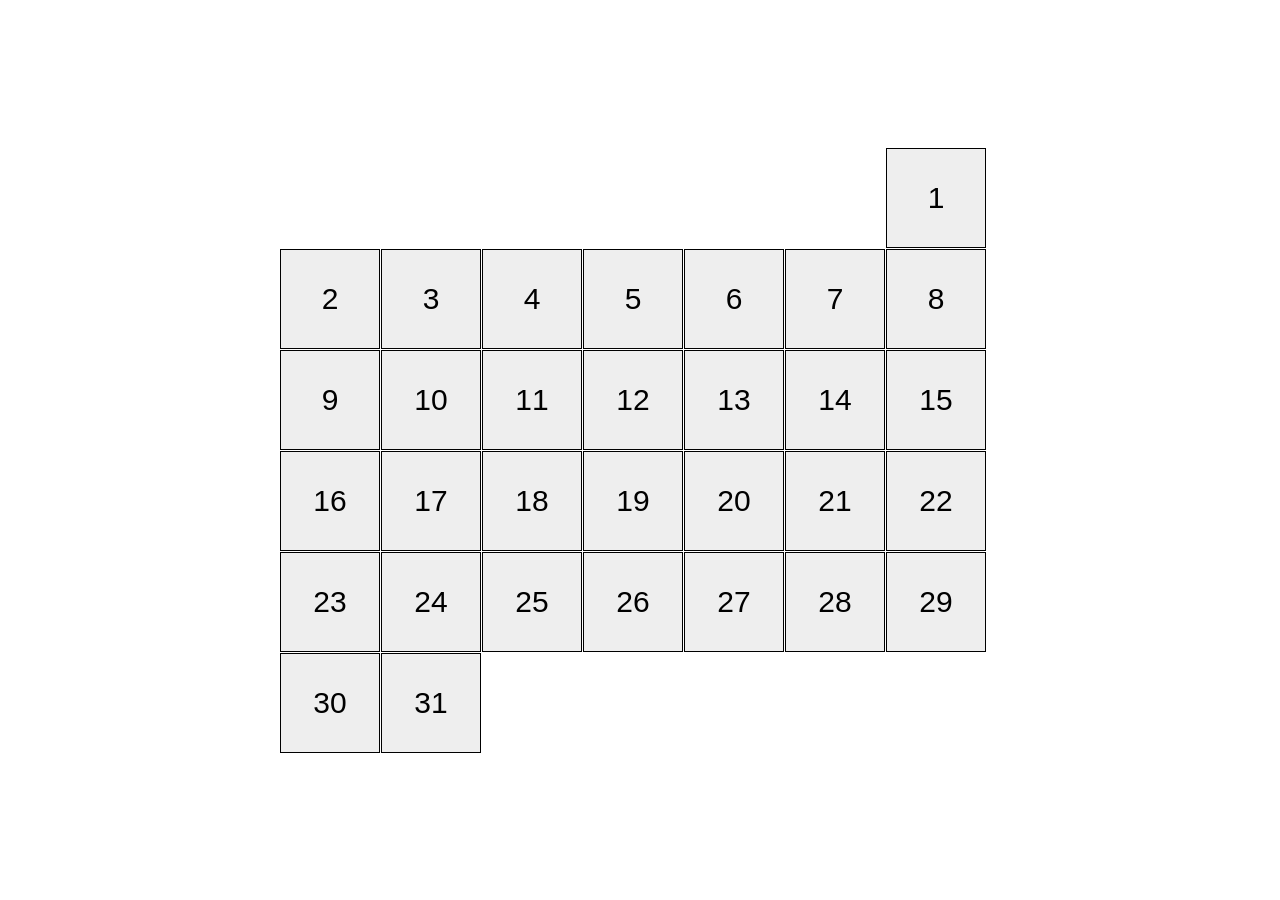
<file: index.html>
<!doctype html><html lang="en"><head><meta charset="utf-8"><meta name="viewport" content="width=device-width, initial-scale=1.0"><title>Calendar</title><link rel="stylesheet" href="index.e7b68030.css"></head><body> <div class="container"> <div class="calendar calendar--month-length-31 calendar--start-day-sun"> <div class="calendar__day"></div> <div class="calendar__day"></div> <div class="calendar__day"></div> <div class="calendar__day"></div> <div class="calendar__day"></div> <div class="calendar__day"></div> <div class="calendar__day"></div> <div class="calendar__day"></div> <div class="calendar__day"></div> <div class="calendar__day"></div> <div class="calendar__day"></div> <div class="calendar__day"></div> <div class="calendar__day"></div> <div class="calendar__day"></div> <div class="calendar__day"></div> <div class="calendar__day"></div> <div class="calendar__day"></div> <div class="calendar__day"></div> <div class="calendar__day"></div> <div class="calendar__day"></div> <div class="calendar__day"></div> <div class="calendar__day"></div> <div class="calendar__day"></div> <div class="calendar__day"></div> <div class="calendar__day"></div> <div class="calendar__day"></div> <div class="calendar__day"></div> <div class="calendar__day"></div> <div class="calendar__day"></div> <div class="calendar__day"></div> <div class="calendar__day"></div> </div> </div> </body></html>
</file>
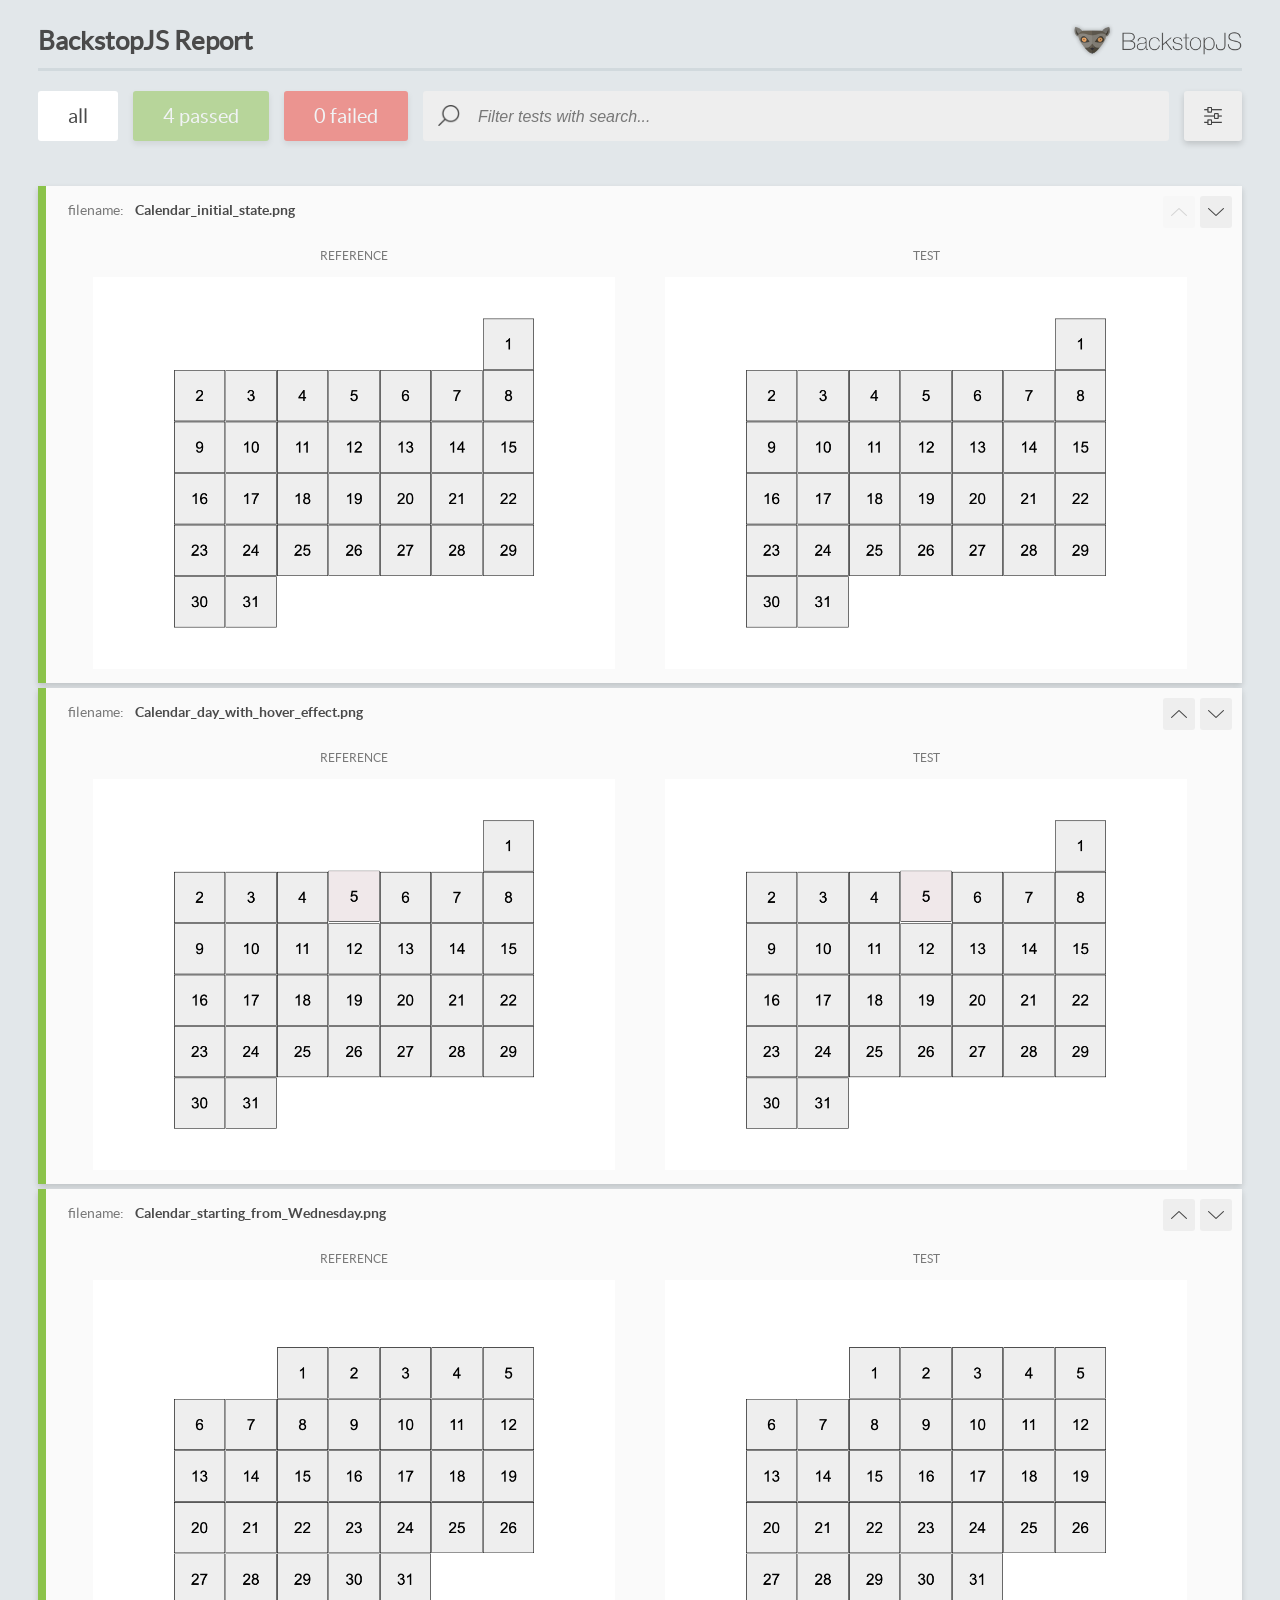
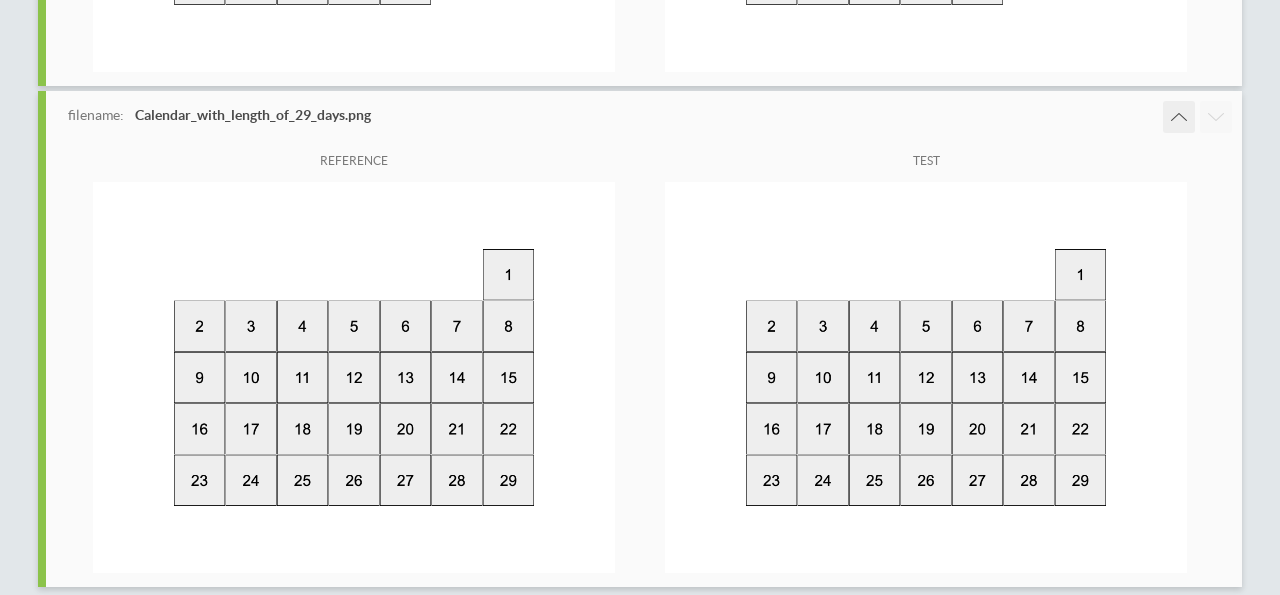
<file: report/html_report/index.html>
<!DOCTYPE html>
<html>
  <head>
    <meta charset="utf-8">
    <!-- Disable Cache -->
    <meta http-equiv="Cache-Control" content="no-cache, no-store, must-revalidate">
    <meta http-equiv="Pragma" content="no-cache">
    <meta http-equiv="Expires" content="0">

    <title>BackstopJS Report</title>

    <style>
      @font-face {
          font-family: 'latoregular';
          src: url('./assets/fonts/lato-regular-webfont.woff2') format('woff2'),
              url('./assets/fonts/lato-regular-webfont.woff') format('woff');
          font-weight: 400;
          font-style: normal;
      }
      @font-face {
          font-family: 'latobold';
          src: url('./assets/fonts/lato-bold-webfont.woff2') format('woff2'),
              url('./assets/fonts/lato-bold-webfont.woff') format('woff');
          font-weight: 700;
          font-style: normal;
      }

      .ReactModal__Body--open {
          overflow: hidden;
      }
      .ReactModal__Body--open .header {
        display: none;
      }

    </style>
  </head>
  <body style="background-color: #E2E7EA">
    <div id="root">

    </div>
    <script>
      function report (report) { // eslint-disable-line no-unused-vars
        window.tests = report;
      }
    </script>
    <script src="config.js"></script>
    <script src="index_bundle.js"></script>
  </body>
</html>
</file>
<file: index.e7b68030.css>
body{margin:0}.container{justify-content:center;align-items:center;min-height:100vh;display:flex}.calendar{counter-reset:day-counter;flex-wrap:wrap;justify-content:flex-start;gap:1px;width:-moz-fit-content;width:fit-content;max-width:720px;padding:10px;display:flex}.calendar__day{box-sizing:border-box;background-color:#eee;border:1px solid #000;flex-basis:100px;width:100px;height:100px;transition:transform .5s,background-color .5s;position:relative}.calendar__day:before{counter-increment:day-counter;content:counter(day-counter);text-align:center;font-family:Arial,sans-serif;font-size:30px;position:absolute;top:50%;left:50%;transform:translate(-50%,-50%)}.calendar__day:hover{cursor:pointer;background-color:#ffbfcb;transform:translateY(-20px)}.calendar--start-day-mon .calendar__day:first-child{margin-left:0}.calendar--start-day-tue .calendar__day:first-child{margin-left:101px}.calendar--start-day-wed .calendar__day:first-child{margin-left:202px}.calendar--start-day-thu .calendar__day:first-child{margin-left:303px}.calendar--start-day-fri .calendar__day:first-child{margin-left:404px}.calendar--start-day-sat .calendar__day:first-child{margin-left:505px}.calendar--start-day-sun .calendar__day:first-child{margin-left:606px}.calendar--month-length-28 .calendar__day:nth-child(n+29),.calendar--month-length-29 .calendar__day:nth-child(n+30),.calendar--month-length-30 .calendar__day:nth-child(n+31),.calendar--month-length-31 .calendar__day:nth-child(n+32){display:none}
/*# sourceMappingURL=index.e7b68030.css.map */
</file>
